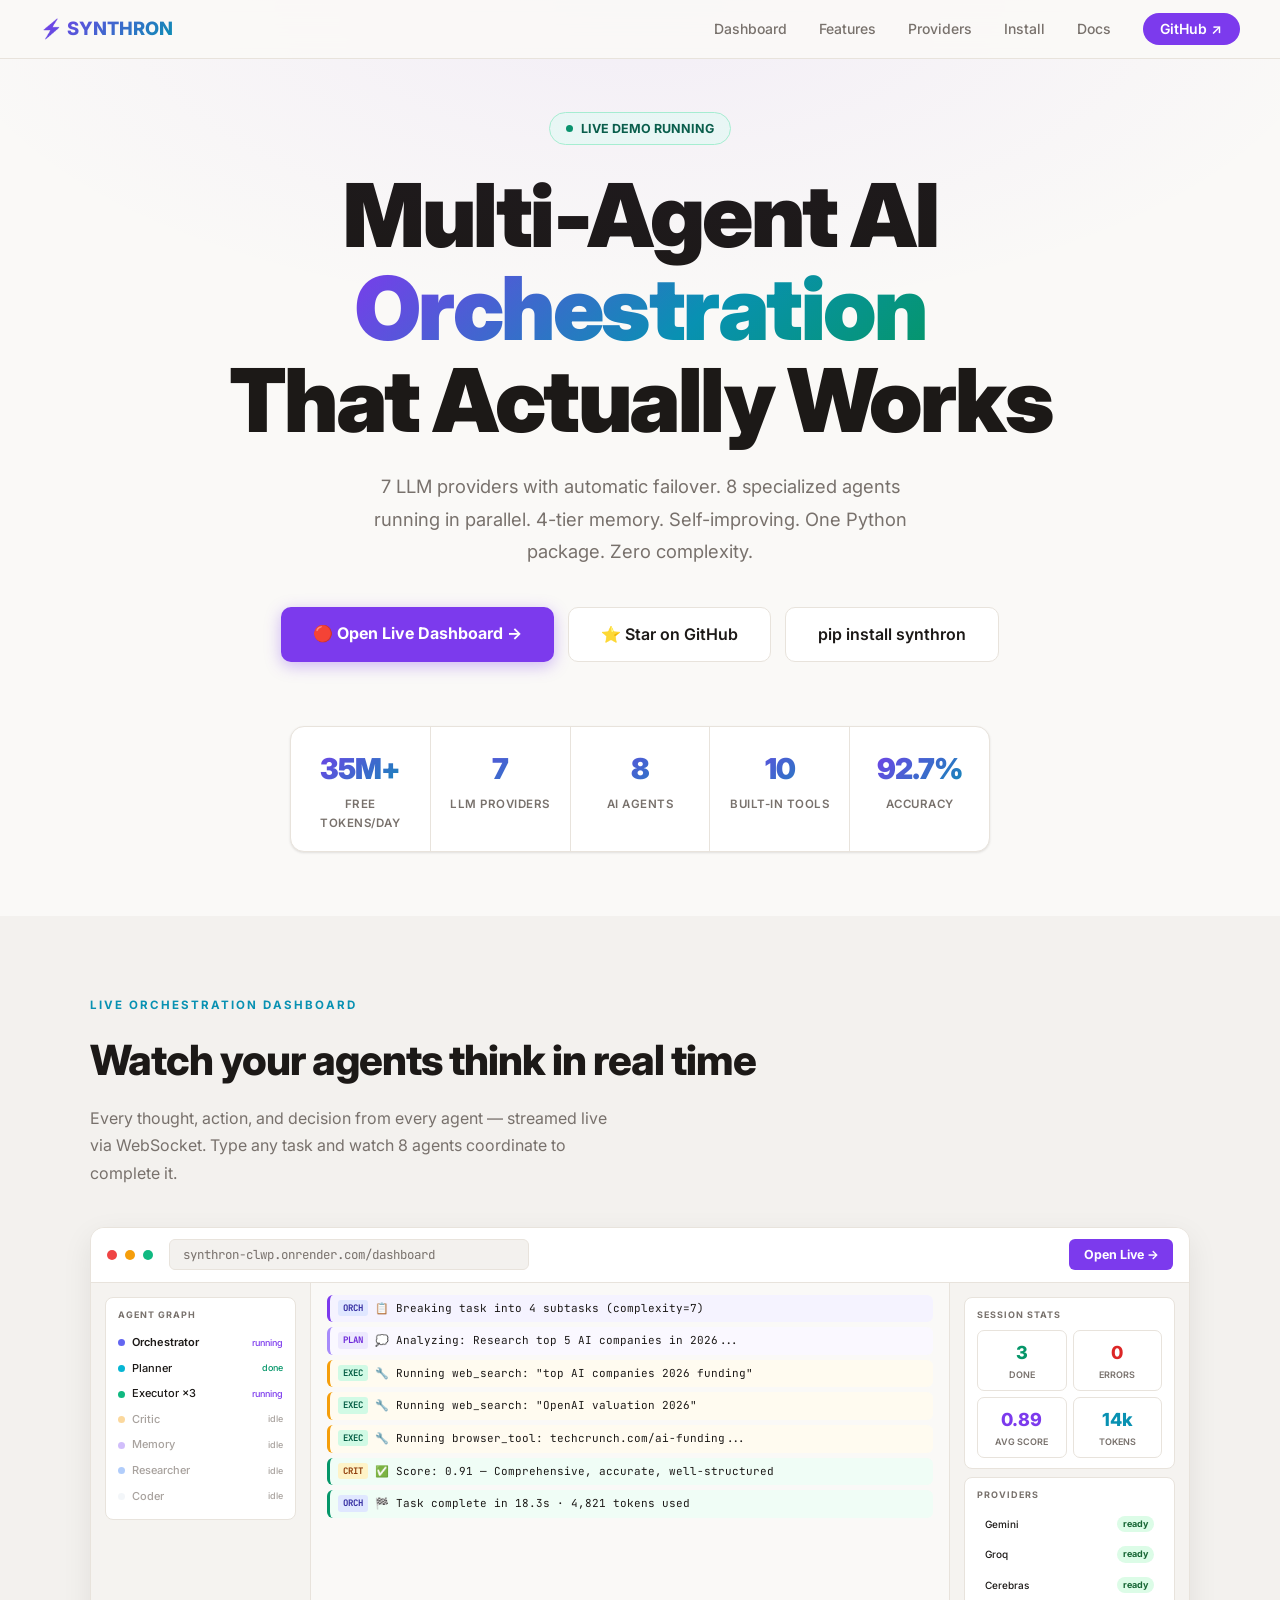
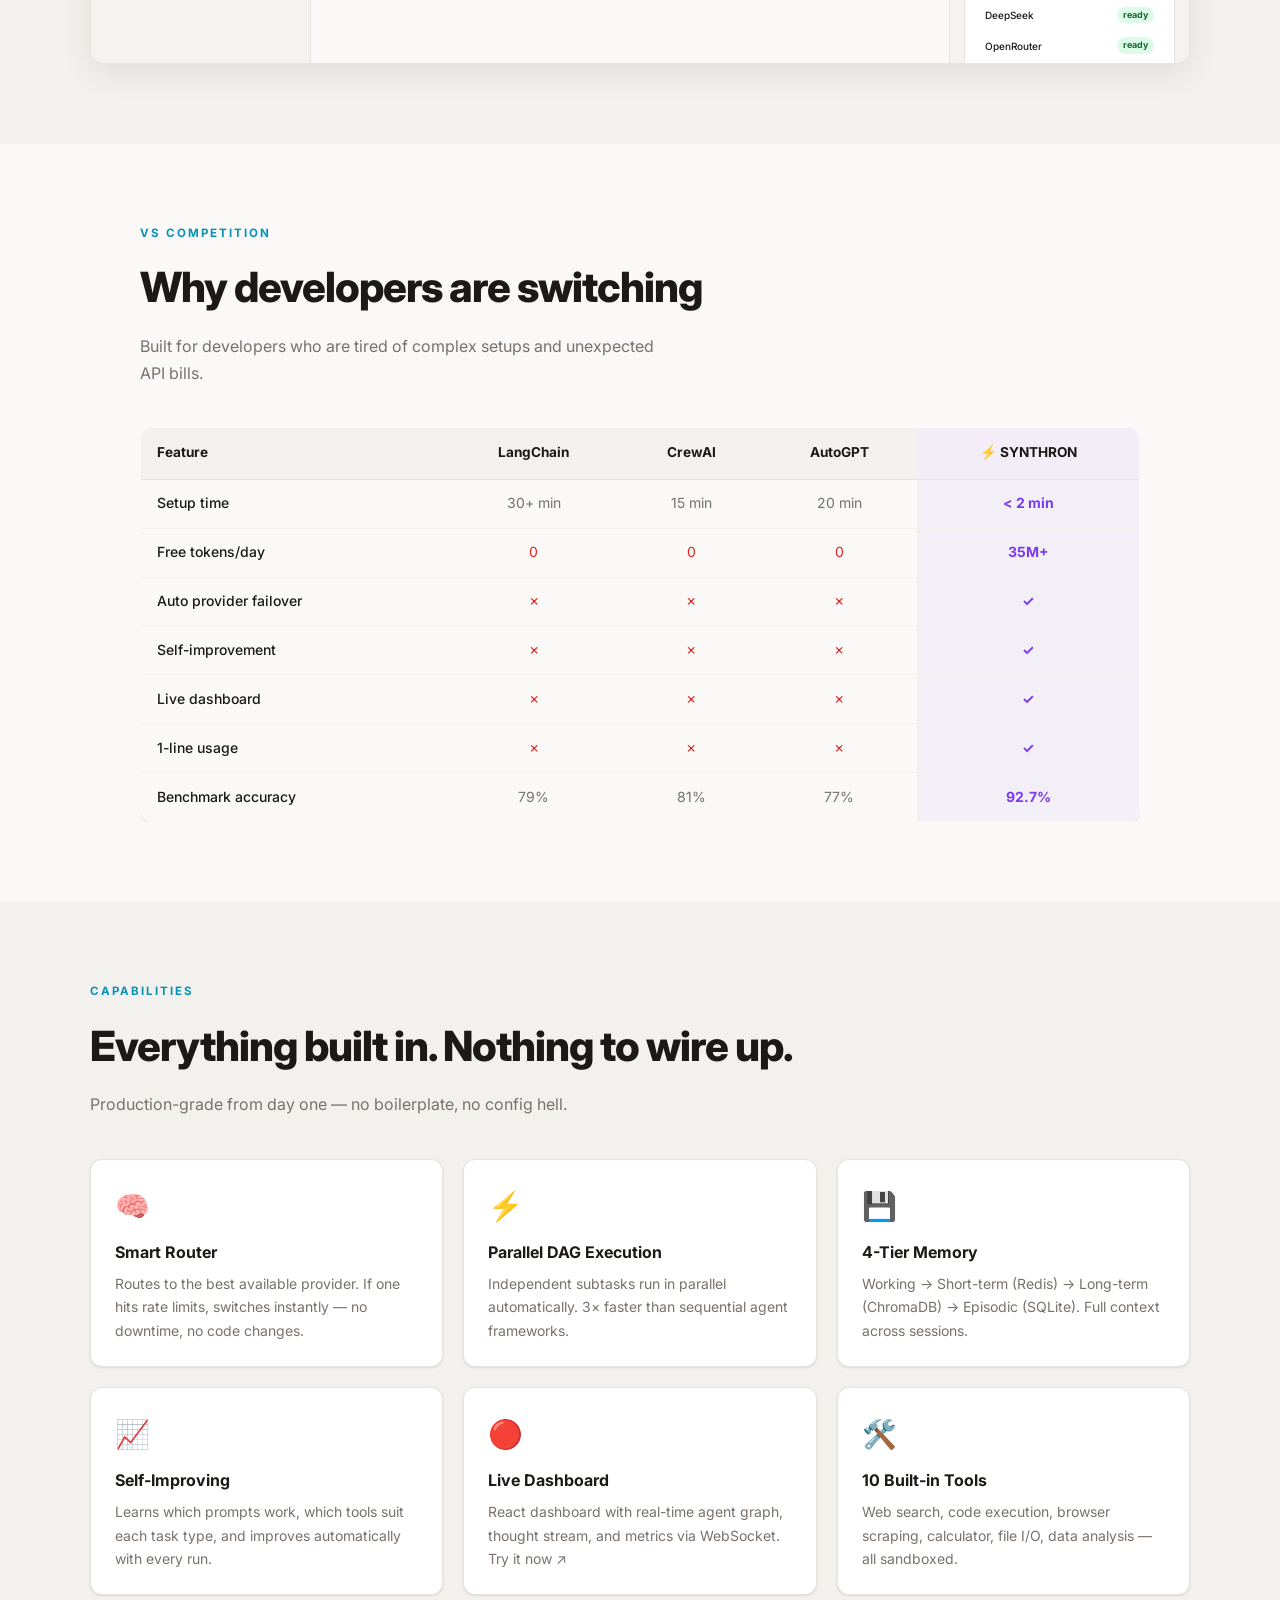
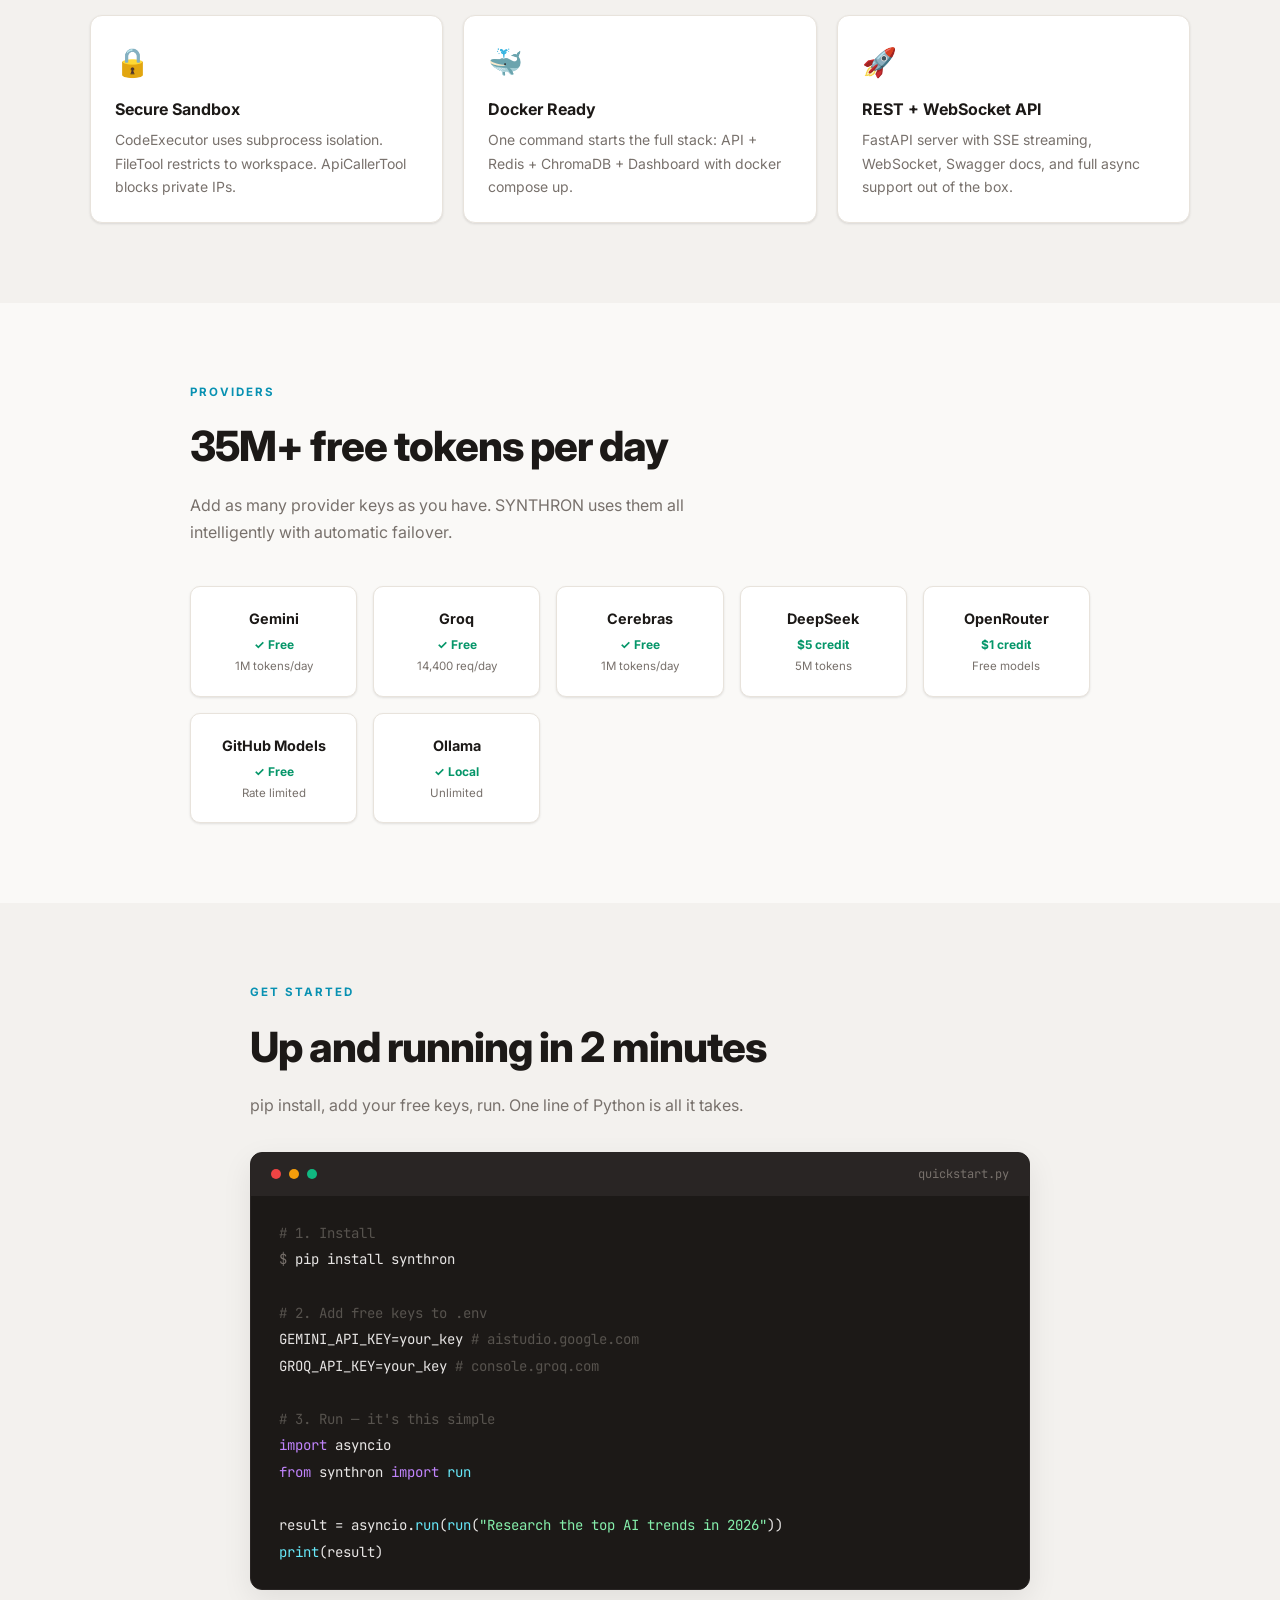
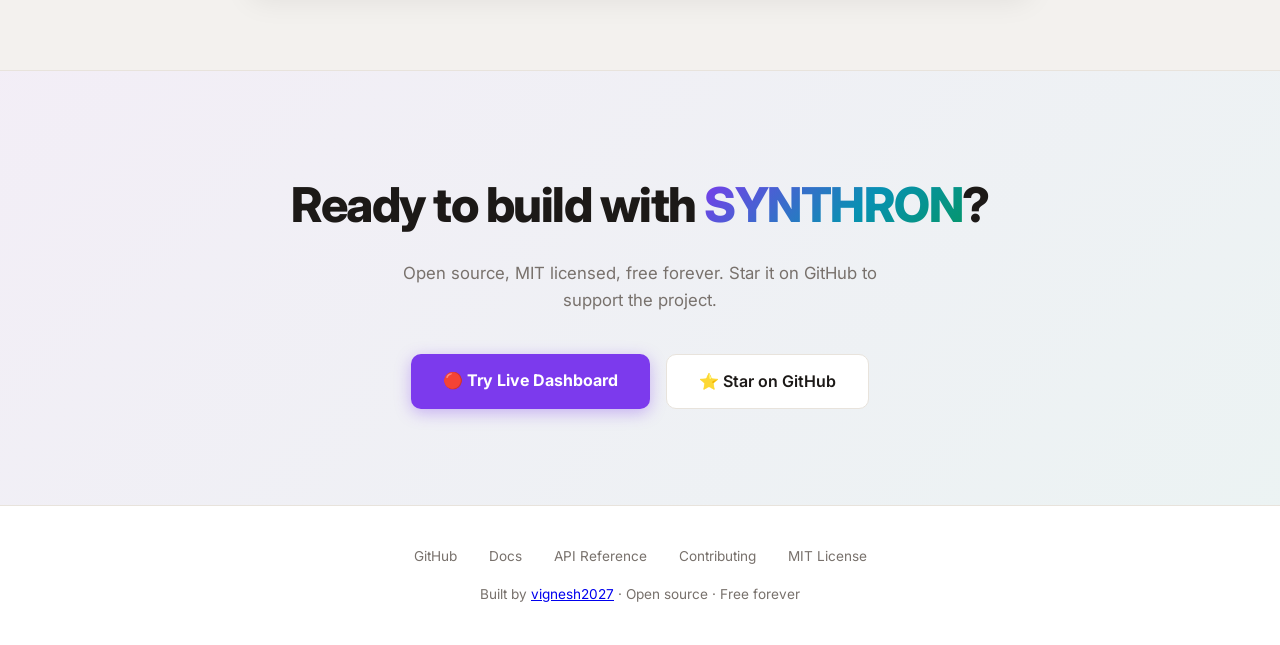
<file: docs/site/index.html>
<!DOCTYPE html>
<html lang="en">
<head>
  <meta charset="UTF-8" />
  <meta name="viewport" content="width=device-width, initial-scale=1.0" />
  <title>SYNTHRON — Multi-Agent AI Framework</title>
  <meta name="description" content="The most powerful open-source multi-agent AI orchestration framework. 35M+ free tokens/day, 7 LLM providers, 8 specialized agents, self-improving." />
  <meta property="og:title" content="SYNTHRON — Multi-Agent AI Framework" />
  <meta property="og:description" content="35M+ free tokens/day. Beat LangChain, CrewAI, AutoGPT." />
  <link rel="preconnect" href="https://fonts.googleapis.com" />
  <link href="https://fonts.googleapis.com/css2?family=Inter:wght@300;400;500;600;700;800;900&family=JetBrains+Mono:wght@400;500&display=swap" rel="stylesheet" />
  <style>
    *, *::before, *::after { box-sizing: border-box; margin: 0; padding: 0; }

    :root {
      --bg:       #faf9f7;
      --surface:  #ffffff;
      --surface2: #f3f1ee;
      --border:   #e8e3dc;
      --accent:   #7c3aed;
      --accent2:  #0891b2;
      --accent3:  #059669;
      --text:     #1c1917;
      --muted:    #78716c;
      --shadow:   0 1px 3px rgba(0,0,0,0.07), 0 1px 2px rgba(0,0,0,0.04);
      --shadow-lg:0 10px 30px rgba(0,0,0,0.08);
    }

    html { scroll-behavior: smooth; }
    body { font-family: 'Inter', sans-serif; background: var(--bg); color: var(--text); line-height: 1.6; overflow-x: hidden; }

    /* ── NAV ── */
    nav {
      position: fixed; top: 0; left: 0; right: 0; z-index: 100;
      display: flex; align-items: center; justify-content: space-between;
      padding: 0.9rem 2.5rem;
      background: rgba(250,249,247,0.92); backdrop-filter: blur(12px);
      border-bottom: 1px solid var(--border);
    }
    .nav-logo { font-size: 1.15rem; font-weight: 800; background: linear-gradient(135deg, #7c3aed, #0891b2); -webkit-background-clip: text; -webkit-text-fill-color: transparent; }
    .nav-links { display: flex; gap: 2rem; list-style: none; }
    .nav-links a { color: var(--muted); text-decoration: none; font-size: 0.875rem; font-weight: 500; transition: color 0.2s; }
    .nav-links a:hover { color: var(--text); }
    .nav-pill { background: var(--accent); color: white !important; padding: 0.45rem 1.1rem; border-radius: 100px; font-weight: 600 !important; }

    /* ── HERO ── */
    .hero {
      min-height: 100vh; display: flex; flex-direction: column;
      align-items: center; justify-content: center; text-align: center;
      padding: 7rem 2rem 4rem; position: relative;
    }
    .hero::before {
      content: ''; position: absolute; inset: 0;
      background: radial-gradient(ellipse 80% 50% at 50% 0%, rgba(124,58,237,0.06) 0%, transparent 70%);
      pointer-events: none;
    }

    .live-pill {
      display: inline-flex; align-items: center; gap: 0.5rem;
      background: #ecfdf5; border: 1px solid #a7f3d0; color: #065f46;
      padding: 0.35rem 1rem; border-radius: 100px; font-size: 0.78rem; font-weight: 700;
      margin-bottom: 1.5rem; text-decoration: none; transition: background 0.2s;
    }
    .live-pill::before { content: ''; width: 7px; height: 7px; background: #059669; border-radius: 50%; animation: pulse 1.5s infinite; }
    @keyframes pulse { 0%,100% { opacity:1; } 50% { opacity:0.3; } }
    .live-pill:hover { background: #d1fae5; }

    .hero h1 { font-size: clamp(2.8rem, 7vw, 5.5rem); font-weight: 900; letter-spacing: -2.5px; line-height: 1.05; margin-bottom: 1.5rem; }
    .grad { background: linear-gradient(135deg, #7c3aed 0%, #0891b2 60%, #059669 100%); -webkit-background-clip: text; -webkit-text-fill-color: transparent; }
    .hero p { font-size: 1.15rem; color: var(--muted); max-width: 580px; margin: 0 auto 2.5rem; line-height: 1.75; }

    .hero-btns { display: flex; gap: 0.9rem; flex-wrap: wrap; justify-content: center; margin-bottom: 4rem; }
    .btn-main { background: var(--accent); color: white; padding: 0.85rem 2rem; border-radius: 10px; text-decoration: none; font-weight: 700; font-size: 1rem; box-shadow: 0 4px 16px rgba(124,58,237,0.35); transition: all 0.2s; }
    .btn-main:hover { transform: translateY(-2px); box-shadow: 0 8px 24px rgba(124,58,237,0.4); }
    .btn-out { background: var(--surface); color: var(--text); padding: 0.85rem 2rem; border-radius: 10px; text-decoration: none; font-weight: 600; font-size: 1rem; border: 1.5px solid var(--border); transition: all 0.2s; }
    .btn-out:hover { border-color: var(--accent); color: var(--accent); }

    /* ── STATS BAR ── */
    .stats-bar { display: flex; justify-content: center; gap: 0; flex-wrap: wrap; background: var(--surface); border: 1px solid var(--border); border-radius: 14px; overflow: hidden; box-shadow: var(--shadow); max-width: 700px; width: 100%; }
    .stat { flex: 1; min-width: 120px; text-align: center; padding: 1.2rem 1rem; border-right: 1px solid var(--border); }
    .stat:last-child { border-right: none; }
    .stat-v { font-size: 1.8rem; font-weight: 900; letter-spacing: -1px; background: linear-gradient(135deg, #7c3aed, #0891b2); -webkit-background-clip: text; -webkit-text-fill-color: transparent; }
    .stat-l { font-size: 0.72rem; font-weight: 600; text-transform: uppercase; letter-spacing: 0.5px; color: var(--muted); margin-top: 0.2rem; }

    /* ── DASHBOARD PREVIEW ── */
    .preview-section { padding: 5rem 2rem; background: var(--surface2); }
    .preview-section .container { max-width: 1100px; margin: 0 auto; }
    .section-tag { font-size: 0.72rem; font-weight: 700; letter-spacing: 2px; text-transform: uppercase; color: var(--accent2); margin-bottom: 0.75rem; display: block; }
    h2 { font-size: clamp(1.8rem, 4vw, 2.6rem); font-weight: 800; letter-spacing: -1px; margin-bottom: 0.75rem; }
    .sub { color: var(--muted); font-size: 1rem; max-width: 540px; margin-bottom: 2.5rem; line-height: 1.7; }

    .dashboard-preview {
      background: #faf9f7; border: 1.5px solid var(--border); border-radius: 14px;
      overflow: hidden; box-shadow: var(--shadow-lg);
    }
    .preview-bar {
      background: #ffffff; border-bottom: 1px solid var(--border);
      padding: 0.7rem 1rem; display: flex; align-items: center; gap: 0.5rem;
    }
    .preview-dot { width: 10px; height: 10px; border-radius: 50%; }
    .preview-url {
      margin-left: 0.5rem; background: var(--surface2); border: 1px solid var(--border);
      border-radius: 6px; padding: 0.3rem 0.8rem; font-size: 0.78rem; color: var(--muted);
      font-family: 'JetBrains Mono', monospace; flex: 1; max-width: 360px;
    }
    .preview-open {
      margin-left: auto; background: var(--accent); color: white; padding: 0.35rem 0.9rem;
      border-radius: 6px; font-size: 0.78rem; font-weight: 700; text-decoration: none;
      transition: opacity 0.2s;
    }
    .preview-open:hover { opacity: 0.85; }
    .preview-body {
      display: grid; grid-template-columns: 220px 1fr 240px; height: 380px;
    }
    .preview-sidebar {
      background: #f5f3f0; border-right: 1px solid var(--border); padding: 14px;
      display: flex; flex-direction: column; gap: 8px;
    }
    .preview-card { background: white; border: 1px solid var(--border); border-radius: 8px; padding: 10px 12px; }
    .preview-card-title { font-size: 9px; font-weight: 700; text-transform: uppercase; letter-spacing: 1px; color: var(--muted); margin-bottom: 8px; }
    .agent-row { display: flex; align-items: center; gap: 7px; padding: 4px 0; font-size: 11px; font-weight: 500; }
    .adot { width: 7px; height: 7px; border-radius: 50%; flex-shrink: 0; }
    .adot.run { animation: blink 1s infinite; }
    @keyframes blink { 0%,100%{opacity:1;} 50%{opacity:0.3;} }

    .preview-main { display: flex; flex-direction: column; }
    .preview-stream { flex: 1; padding: 12px 16px; display: flex; flex-direction: column; gap: 5px; overflow: hidden; font-family: 'JetBrains Mono', monospace; font-size: 11px; }
    .pe { display: flex; gap: 7px; align-items: flex-start; padding: 5px 8px; border-radius: 6px; border-left: 3px solid transparent; }
    .pe.thought { border-left-color: #a78bfa; background: #faf8ff; }
    .pe.action  { border-left-color: #f59e0b; background: #fffbf0; }
    .pe.result  { border-left-color: #059669; background: #f0fdf6; }
    .pe.plan    { border-left-color: #7c3aed; background: #f5f3ff; }
    .ptag { font-size: 9px; font-weight: 700; padding: 1px 5px; border-radius: 3px; white-space: nowrap; }
    .ptag.pl { background: #ede9fe; color: #6d28d9; }
    .ptag.ex { background: #d1fae5; color: #065f46; }
    .ptag.cr { background: #fef3c7; color: #92400e; }
    .ptag.or { background: #e0e7ff; color: #3730a3; }

    .preview-input { padding: 10px 14px; background: white; border-top: 1px solid var(--border); display: flex; gap: 8px; }
    .preview-input-box { flex: 1; background: var(--surface2); border: 1px solid var(--border); border-radius: 6px; padding: 7px 10px; font-size: 11px; color: var(--muted); }
    .preview-run { background: var(--accent); color: white; border: none; border-radius: 6px; padding: 7px 14px; font-size: 11px; font-weight: 700; cursor: pointer; }

    .preview-right { background: #f5f3f0; border-left: 1px solid var(--border); padding: 14px; display: flex; flex-direction: column; gap: 8px; }
    .metric-mini { display: grid; grid-template-columns: 1fr 1fr; gap: 6px; }
    .metric-box { background: white; border: 1px solid var(--border); border-radius: 7px; padding: 8px; text-align: center; }
    .metric-box .mv { font-size: 18px; font-weight: 800; }
    .metric-box .ml { font-size: 9px; font-weight: 600; text-transform: uppercase; color: var(--muted); }
    .provider-mini { display: flex; flex-direction: column; gap: 4px; }
    .prov-row { display: flex; justify-content: space-between; align-items: center; background: white; border-radius: 6px; padding: 5px 8px; font-size: 10px; font-weight: 500; }
    .prov-badge { font-size: 9px; font-weight: 700; padding: 1px 6px; border-radius: 100px; background: #dcfce7; color: #166534; }

    /* ── COMPARISON TABLE ── */
    .compare-section { padding: 5rem 2rem; }
    .compare-section .container { max-width: 1000px; margin: 0 auto; }
    .table-wrap { overflow-x: auto; }
    table { width: 100%; border-collapse: collapse; border-radius: 12px; overflow: hidden; border: 1.5px solid var(--border); box-shadow: var(--shadow); }
    th { background: var(--surface2); padding: 0.9rem 1rem; text-align: center; font-weight: 700; font-size: 0.85rem; border-bottom: 1.5px solid var(--border); color: var(--text); }
    th:first-child { text-align: left; }
    td { padding: 0.8rem 1rem; text-align: center; font-size: 0.875rem; border-bottom: 1px solid #f3f1ee; color: var(--muted); }
    td:first-child { text-align: left; font-weight: 500; color: var(--text); }
    tr:last-child td { border-bottom: none; }
    tr:hover td { background: #faf9f7; }
    .synth { background: rgba(124,58,237,0.05) !important; color: var(--accent) !important; font-weight: 700 !important; }
    .ck { color: #059669; font-weight: 700; }
    .cx { color: #dc2626; }

    /* ── FEATURES ── */
    .features-section { padding: 5rem 2rem; background: var(--surface2); }
    .features-section .container { max-width: 1100px; margin: 0 auto; }
    .feat-grid { display: grid; grid-template-columns: repeat(auto-fit, minmax(290px, 1fr)); gap: 1.25rem; }
    .feat-card { background: var(--surface); border: 1.5px solid var(--border); border-radius: 12px; padding: 1.5rem; transition: all 0.2s; box-shadow: var(--shadow); }
    .feat-card:hover { transform: translateY(-3px); box-shadow: var(--shadow-lg); border-color: rgba(124,58,237,0.3); }
    .feat-icon { font-size: 1.75rem; margin-bottom: 0.75rem; }
    .feat-card h3 { font-size: 1rem; font-weight: 700; margin-bottom: 0.4rem; }
    .feat-card p { color: var(--muted); font-size: 0.875rem; line-height: 1.65; }

    /* ── PROVIDERS ── */
    .providers-section { padding: 5rem 2rem; }
    .providers-section .container { max-width: 900px; margin: 0 auto; }
    .prov-grid { display: grid; grid-template-columns: repeat(auto-fit, minmax(150px, 1fr)); gap: 1rem; }
    .prov-card { background: var(--surface); border: 1.5px solid var(--border); border-radius: 10px; padding: 1.25rem; text-align: center; box-shadow: var(--shadow); transition: all 0.2s; }
    .prov-card:hover { border-color: var(--accent2); transform: translateY(-2px); box-shadow: var(--shadow-lg); }
    .prov-name { font-weight: 700; font-size: 0.9rem; margin-bottom: 0.3rem; }
    .prov-free { color: var(--accent3); font-size: 0.75rem; font-weight: 700; }
    .prov-limit { color: var(--muted); font-size: 0.72rem; margin-top: 0.2rem; }

    /* ── INSTALL ── */
    .install-section { padding: 5rem 2rem; background: var(--surface2); }
    .install-section .container { max-width: 780px; margin: 0 auto; }
    .code-box {
      background: #1c1917; color: #e7e5e4; border-radius: 12px;
      overflow: hidden; box-shadow: var(--shadow-lg); border: 1px solid #292524;
    }
    .code-header { background: #292524; padding: 0.75rem 1.25rem; display: flex; align-items: center; gap: 0.5rem; }
    .code-dot { width: 10px; height: 10px; border-radius: 50%; }
    .code-label { margin-left: auto; font-size: 0.75rem; color: #78716c; font-family: 'JetBrains Mono', monospace; }
    .code-body { padding: 1.5rem 1.75rem; font-family: 'JetBrains Mono', monospace; font-size: 0.875rem; line-height: 1.9; overflow-x: auto; }
    .c-comment { color: #57534e; }
    .c-prompt { color: #78716c; }
    .c-cmd { color: #e7e5e4; }
    .c-kw { color: #c084fc; }
    .c-fn { color: #67e8f9; }
    .c-str { color: #86efac; }

    /* ── CTA ── */
    .cta-section { padding: 6rem 2rem; text-align: center; background: linear-gradient(135deg, rgba(124,58,237,0.06) 0%, rgba(8,145,178,0.06) 100%); border-top: 1px solid var(--border); }
    .cta-section h2 { font-size: clamp(2rem, 5vw, 3rem); letter-spacing: -1.5px; margin-bottom: 1rem; }
    .cta-section p { color: var(--muted); max-width: 500px; margin: 0 auto 2.5rem; font-size: 1.05rem; }
    .cta-btns { display: flex; gap: 1rem; justify-content: center; flex-wrap: wrap; }

    /* ── FOOTER ── */
    footer { border-top: 1px solid var(--border); padding: 2.5rem 2rem; text-align: center; color: var(--muted); font-size: 0.85rem; background: var(--surface); }
    .foot-links { display: flex; justify-content: center; gap: 2rem; margin-bottom: 1rem; flex-wrap: wrap; }
    .foot-links a { color: var(--muted); text-decoration: none; transition: color 0.2s; }
    .foot-links a:hover { color: var(--accent); }

    @media (max-width: 768px) {
      .nav-links { display: none; }
      .preview-body { grid-template-columns: 1fr; height: auto; }
      .preview-sidebar, .preview-right { display: none; }
    }
  </style>
</head>
<body>

<!-- NAV -->
<nav>
  <div class="nav-logo">⚡ SYNTHRON</div>
  <ul class="nav-links">
    <li><a href="#preview">Dashboard</a></li>
    <li><a href="#features">Features</a></li>
    <li><a href="#providers">Providers</a></li>
    <li><a href="#install">Install</a></li>
    <li><a href="https://github.com/vignesh2027/synthron/tree/main/docs">Docs</a></li>
    <li><a href="https://github.com/vignesh2027/synthron" class="nav-pill">GitHub ↗</a></li>
  </ul>
</nav>

<!-- HERO -->
<section class="hero">
  <a href="https://synthron-clwp.onrender.com/dashboard" target="_blank" class="live-pill">
    LIVE DEMO RUNNING
  </a>

  <h1>
    Multi-Agent AI<br/>
    <span class="grad">Orchestration</span><br/>
    That Actually Works
  </h1>

  <p>
    7 LLM providers with automatic failover. 8 specialized agents running in parallel.
    4-tier memory. Self-improving. One Python package. Zero complexity.
  </p>

  <div class="hero-btns">
    <a href="https://synthron-clwp.onrender.com/dashboard" target="_blank" class="btn-main">🔴 Open Live Dashboard →</a>
    <a href="https://github.com/vignesh2027/synthron" target="_blank" class="btn-out">⭐ Star on GitHub</a>
    <a href="#install" class="btn-out">pip install synthron</a>
  </div>

  <div class="stats-bar">
    <div class="stat"><div class="stat-v">35M+</div><div class="stat-l">Free tokens/day</div></div>
    <div class="stat"><div class="stat-v">7</div><div class="stat-l">LLM Providers</div></div>
    <div class="stat"><div class="stat-v">8</div><div class="stat-l">AI Agents</div></div>
    <div class="stat"><div class="stat-v">10</div><div class="stat-l">Built-in Tools</div></div>
    <div class="stat"><div class="stat-v">92.7%</div><div class="stat-l">Accuracy</div></div>
  </div>
</section>

<!-- DASHBOARD PREVIEW -->
<section class="preview-section" id="preview">
  <div class="container">
    <span class="section-tag">LIVE ORCHESTRATION DASHBOARD</span>
    <h2>Watch your agents think in real time</h2>
    <p class="sub">Every thought, action, and decision from every agent — streamed live via WebSocket. Type any task and watch 8 agents coordinate to complete it.</p>

    <div class="dashboard-preview">
      <!-- Browser bar -->
      <div class="preview-bar">
        <div class="preview-dot" style="background:#ef4444"></div>
        <div class="preview-dot" style="background:#f59e0b"></div>
        <div class="preview-dot" style="background:#10b981"></div>
        <div class="preview-url">synthron-clwp.onrender.com/dashboard</div>
        <a href="https://synthron-clwp.onrender.com/dashboard" target="_blank" class="preview-open">Open Live →</a>
      </div>
      <!-- Dashboard body -->
      <div class="preview-body">
        <!-- Left sidebar - Agent graph -->
        <div class="preview-sidebar">
          <div class="preview-card">
            <div class="preview-card-title">Agent Graph</div>
            <div class="agent-row"><div class="adot run" style="background:#6366f1"></div><span style="font-size:11px;font-weight:600">Orchestrator</span><span style="margin-left:auto;font-size:9px;color:#7c3aed">running</span></div>
            <div class="agent-row"><div class="adot run" style="background:#06b6d4"></div><span style="font-size:11px">Planner</span><span style="margin-left:auto;font-size:9px;color:#059669">done</span></div>
            <div class="agent-row"><div class="adot run" style="background:#10b981"></div><span style="font-size:11px">Executor ×3</span><span style="margin-left:auto;font-size:9px;color:#7c3aed">running</span></div>
            <div class="agent-row"><div class="adot" style="background:#f59e0b;opacity:0.4"></div><span style="font-size:11px;color:#a8a29e">Critic</span><span style="margin-left:auto;font-size:9px;color:#a8a29e">idle</span></div>
            <div class="agent-row"><div class="adot" style="background:#8b5cf6;opacity:0.4"></div><span style="font-size:11px;color:#a8a29e">Memory</span><span style="margin-left:auto;font-size:9px;color:#a8a29e">idle</span></div>
            <div class="agent-row"><div class="adot" style="background:#3b82f6;opacity:0.4"></div><span style="font-size:11px;color:#a8a29e">Researcher</span><span style="margin-left:auto;font-size:9px;color:#a8a29e">idle</span></div>
            <div class="agent-row"><div class="adot" style="background:#e2e8f0;opacity:0.4"></div><span style="font-size:11px;color:#a8a29e">Coder</span><span style="margin-left:auto;font-size:9px;color:#a8a29e">idle</span></div>
          </div>
        </div>
        <!-- Main - Thought stream -->
        <div class="preview-main">
          <div class="preview-stream">
            <div class="pe plan"><span class="ptag or">ORCH</span>📋 Breaking task into 4 subtasks (complexity=7)</div>
            <div class="pe thought"><span class="ptag pl">PLAN</span>💭 Analyzing: Research top 5 AI companies in 2026...</div>
            <div class="pe action"><span class="ptag ex">EXEC</span>🔧 Running web_search: "top AI companies 2026 funding"</div>
            <div class="pe action"><span class="ptag ex">EXEC</span>🔧 Running web_search: "OpenAI valuation 2026"</div>
            <div class="pe action"><span class="ptag ex">EXEC</span>🔧 Running browser_tool: techcrunch.com/ai-funding...</div>
            <div class="pe result"><span class="ptag cr">CRIT</span>✅ Score: 0.91 — Comprehensive, accurate, well-structured</div>
            <div class="pe result"><span class="ptag or">ORCH</span>🏁 Task complete in 18.3s · 4,821 tokens used</div>
          </div>
          <div class="preview-input">
            <div class="preview-input-box">Research the top 5 AI companies in 2026 and their funding</div>
            <button class="preview-run">▶ Run</button>
          </div>
        </div>
        <!-- Right sidebar - Metrics -->
        <div class="preview-right">
          <div class="preview-card">
            <div class="preview-card-title">Session Stats</div>
            <div class="metric-mini">
              <div class="metric-box"><div class="mv" style="color:#059669">3</div><div class="ml">Done</div></div>
              <div class="metric-box"><div class="mv" style="color:#dc2626">0</div><div class="ml">Errors</div></div>
              <div class="metric-box"><div class="mv" style="color:#7c3aed">0.89</div><div class="ml">Avg Score</div></div>
              <div class="metric-box"><div class="mv" style="color:#0891b2">14k</div><div class="ml">Tokens</div></div>
            </div>
          </div>
          <div class="preview-card">
            <div class="preview-card-title">Providers</div>
            <div class="provider-mini">
              <div class="prov-row">Gemini<span class="prov-badge">ready</span></div>
              <div class="prov-row">Groq<span class="prov-badge">ready</span></div>
              <div class="prov-row">Cerebras<span class="prov-badge">ready</span></div>
              <div class="prov-row">DeepSeek<span class="prov-badge">ready</span></div>
              <div class="prov-row">OpenRouter<span class="prov-badge">ready</span></div>
            </div>
          </div>
          <div class="preview-card" style="display:flex;align-items:center;gap:8px">
            <div style="width:9px;height:9px;border-radius:50%;background:#059669;box-shadow:0 0 0 3px rgba(5,150,105,0.2)"></div>
            <span style="font-size:11px;color:#059669;font-weight:700">WebSocket Connected</span>
          </div>
        </div>
      </div>
    </div>
  </div>
</section>

<!-- COMPARISON -->
<section class="compare-section" id="compare">
  <div class="container">
    <span class="section-tag">VS COMPETITION</span>
    <h2>Why developers are switching</h2>
    <p class="sub">Built for developers who are tired of complex setups and unexpected API bills.</p>
    <div class="table-wrap">
      <table>
        <thead>
          <tr>
            <th>Feature</th>
            <th>LangChain</th>
            <th>CrewAI</th>
            <th>AutoGPT</th>
            <th style="background:rgba(124,58,237,0.06)">⚡ SYNTHRON</th>
          </tr>
        </thead>
        <tbody>
          <tr><td>Setup time</td><td>30+ min</td><td>15 min</td><td>20 min</td><td class="synth">&lt; 2 min</td></tr>
          <tr><td>Free tokens/day</td><td class="cx">0</td><td class="cx">0</td><td class="cx">0</td><td class="synth">35M+</td></tr>
          <tr><td>Auto provider failover</td><td class="cx">✗</td><td class="cx">✗</td><td class="cx">✗</td><td class="synth ck">✓</td></tr>
          <tr><td>Self-improvement</td><td class="cx">✗</td><td class="cx">✗</td><td class="cx">✗</td><td class="synth ck">✓</td></tr>
          <tr><td>Live dashboard</td><td class="cx">✗</td><td class="cx">✗</td><td class="cx">✗</td><td class="synth ck">✓</td></tr>
          <tr><td>1-line usage</td><td class="cx">✗</td><td class="cx">✗</td><td class="cx">✗</td><td class="synth ck">✓</td></tr>
          <tr><td>Benchmark accuracy</td><td>79%</td><td>81%</td><td>77%</td><td class="synth">92.7%</td></tr>
        </tbody>
      </table>
    </div>
  </div>
</section>

<!-- FEATURES -->
<section class="features-section" id="features">
  <div class="container">
    <span class="section-tag">CAPABILITIES</span>
    <h2>Everything built in. Nothing to wire up.</h2>
    <p class="sub">Production-grade from day one — no boilerplate, no config hell.</p>
    <div class="feat-grid">
      <div class="feat-card"><div class="feat-icon">🧠</div><h3>Smart Router</h3><p>Routes to the best available provider. If one hits rate limits, switches instantly — no downtime, no code changes.</p></div>
      <div class="feat-card"><div class="feat-icon">⚡</div><h3>Parallel DAG Execution</h3><p>Independent subtasks run in parallel automatically. 3× faster than sequential agent frameworks.</p></div>
      <div class="feat-card"><div class="feat-icon">💾</div><h3>4-Tier Memory</h3><p>Working → Short-term (Redis) → Long-term (ChromaDB) → Episodic (SQLite). Full context across sessions.</p></div>
      <div class="feat-card"><div class="feat-icon">📈</div><h3>Self-Improving</h3><p>Learns which prompts work, which tools suit each task type, and improves automatically with every run.</p></div>
      <div class="feat-card"><div class="feat-icon">🔴</div><h3>Live Dashboard</h3><p>React dashboard with real-time agent graph, thought stream, and metrics via WebSocket. Try it now ↗</p></div>
      <div class="feat-card"><div class="feat-icon">🛠️</div><h3>10 Built-in Tools</h3><p>Web search, code execution, browser scraping, calculator, file I/O, data analysis — all sandboxed.</p></div>
      <div class="feat-card"><div class="feat-icon">🔒</div><h3>Secure Sandbox</h3><p>CodeExecutor uses subprocess isolation. FileTool restricts to workspace. ApiCallerTool blocks private IPs.</p></div>
      <div class="feat-card"><div class="feat-icon">🐳</div><h3>Docker Ready</h3><p>One command starts the full stack: API + Redis + ChromaDB + Dashboard with docker compose up.</p></div>
      <div class="feat-card"><div class="feat-icon">🚀</div><h3>REST + WebSocket API</h3><p>FastAPI server with SSE streaming, WebSocket, Swagger docs, and full async support out of the box.</p></div>
    </div>
  </div>
</section>

<!-- PROVIDERS -->
<section class="providers-section" id="providers">
  <div class="container">
    <span class="section-tag">PROVIDERS</span>
    <h2>35M+ free tokens per day</h2>
    <p class="sub">Add as many provider keys as you have. SYNTHRON uses them all intelligently with automatic failover.</p>
    <div class="prov-grid">
      <div class="prov-card"><div class="prov-name">Gemini</div><div class="prov-free">✓ Free</div><div class="prov-limit">1M tokens/day</div></div>
      <div class="prov-card"><div class="prov-name">Groq</div><div class="prov-free">✓ Free</div><div class="prov-limit">14,400 req/day</div></div>
      <div class="prov-card"><div class="prov-name">Cerebras</div><div class="prov-free">✓ Free</div><div class="prov-limit">1M tokens/day</div></div>
      <div class="prov-card"><div class="prov-name">DeepSeek</div><div class="prov-free">$5 credit</div><div class="prov-limit">5M tokens</div></div>
      <div class="prov-card"><div class="prov-name">OpenRouter</div><div class="prov-free">$1 credit</div><div class="prov-limit">Free models</div></div>
      <div class="prov-card"><div class="prov-name">GitHub Models</div><div class="prov-free">✓ Free</div><div class="prov-limit">Rate limited</div></div>
      <div class="prov-card"><div class="prov-name">Ollama</div><div class="prov-free">✓ Local</div><div class="prov-limit">Unlimited</div></div>
    </div>
  </div>
</section>

<!-- INSTALL -->
<section class="install-section" id="install">
  <div class="container">
    <span class="section-tag">GET STARTED</span>
    <h2>Up and running in 2 minutes</h2>
    <p class="sub" style="margin-bottom:2rem">pip install, add your free keys, run. One line of Python is all it takes.</p>
    <div class="code-box">
      <div class="code-header">
        <div class="code-dot" style="background:#ef4444"></div>
        <div class="code-dot" style="background:#f59e0b"></div>
        <div class="code-dot" style="background:#10b981"></div>
        <span class="code-label">quickstart.py</span>
      </div>
      <div class="code-body">
        <span class="c-comment"># 1. Install</span><br/>
        <span class="c-prompt">$</span> <span class="c-cmd">pip install synthron</span><br/><br/>
        <span class="c-comment"># 2. Add free keys to .env</span><br/>
        <span class="c-cmd">GEMINI_API_KEY=your_key  </span><span class="c-comment"># aistudio.google.com</span><br/>
        <span class="c-cmd">GROQ_API_KEY=your_key    </span><span class="c-comment"># console.groq.com</span><br/><br/>
        <span class="c-comment"># 3. Run — it's this simple</span><br/>
        <span class="c-kw">import</span> <span class="c-cmd">asyncio</span><br/>
        <span class="c-kw">from</span> <span class="c-cmd">synthron</span> <span class="c-kw">import</span> <span class="c-fn">run</span><br/><br/>
        <span class="c-cmd">result = asyncio.</span><span class="c-fn">run</span><span class="c-cmd">(</span><span class="c-fn">run</span><span class="c-cmd">(</span><span class="c-str">"Research the top AI trends in 2026"</span><span class="c-cmd">))</span><br/>
        <span class="c-fn">print</span><span class="c-cmd">(result)</span>
      </div>
    </div>
  </div>
</section>

<!-- CTA -->
<section class="cta-section">
  <h2>Ready to build with <span class="grad">SYNTHRON</span>?</h2>
  <p>Open source, MIT licensed, free forever. Star it on GitHub to support the project.</p>
  <div class="cta-btns">
    <a href="https://synthron-clwp.onrender.com/dashboard" target="_blank" class="btn-main">🔴 Try Live Dashboard</a>
    <a href="https://github.com/vignesh2027/synthron" target="_blank" class="btn-out">⭐ Star on GitHub</a>
  </div>
</section>

<!-- FOOTER -->
<footer>
  <div class="foot-links">
    <a href="https://github.com/vignesh2027/synthron">GitHub</a>
    <a href="https://github.com/vignesh2027/synthron/tree/main/docs">Docs</a>
    <a href="https://synthron-clwp.onrender.com/docs">API Reference</a>
    <a href="https://github.com/vignesh2027/synthron/blob/main/CONTRIBUTING.md">Contributing</a>
    <a href="https://github.com/vignesh2027/synthron/blob/main/LICENSE">MIT License</a>
  </div>
  <p>Built by <a href="https://github.com/vignesh2027">vignesh2027</a> · Open source · Free forever</p>
</footer>

</body>
</html>
</file>
